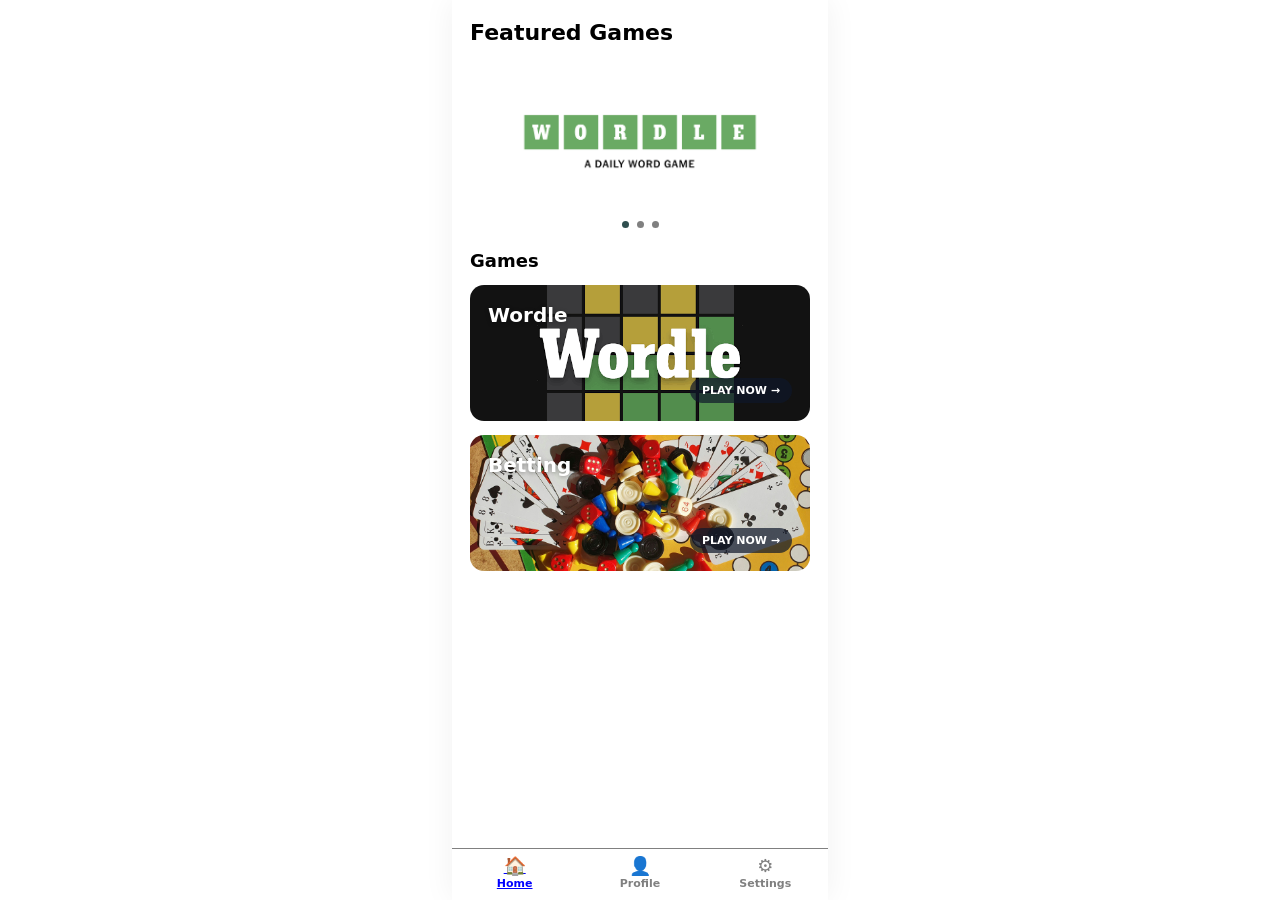
<file: index.html>
<!doctype html>
<html lang="en">
  <head>
    <meta charset="UTF-8" />
    <meta name="viewport" content="width=device-width, initial-scale=1.0" />
    <title>Home</title>
    <link rel="stylesheet" href="style.css" />
  </head>
  <body>
    <div class="main-container">
      <main class="screen-content">
        <!-- static ver of feat. games carousel-->
        <section class="featured-section" aria-label="Featured Games">
          <h1 class="page-heading">Featured Games</h1>
          <a href="wordlehome.html" class="featured-banner-link">
            <img
              src="./assets/wordle-banner.png"
              alt="Wordle banner img"
              class="featured-banner-img"
            />
          </a>
          <div class="carousel-dots">
            <span class="dot active"></span>
            <span class="dot"></span>
            <span class="dot"></span>
          </div>
        </section>

        <!-- games list card view only -->
        <section class="games-section" aria-label="Games">
          <div class="games-header">
            <h2 class="section-heading">Games</h2>
          </div>
          <div class="games-list">
            <a href="wordlehome.html" class="game-card wordle-card">
              <span class="card-title">Wordle</span>
              <span class="play-pill">PLAY NOW →</span>
            </a>
            <a href="betting.html" class="game-card betting-card">
              <span class="card-title">Betting</span>
              <span class="play-pill">PLAY NOW →</span>
            </a>
          </div>
        </section>
      </main>
      <!-- navbar for home, prof, and settings pages -->
      <nav class="bottom-tabs" aria-label="Bottom navigation">
        <a href="index.html" class="tab-item is-active">
          <span class="tab-icon">🏠</span>
          <span class="tab-label">Home</span>
        </a>
        <div class="tab-item is-disabled">
          <span class="tab-icon">👤</span>
          <span class="tab-label">Profile</span>
        </div>
        <div class="tab-item is-disabled">
          <span class="tab-icon">⚙️</span>
          <span class="tab-label">Settings</span>
        </div>
      </nav>
    </div>
  </body>
</html>
</file>
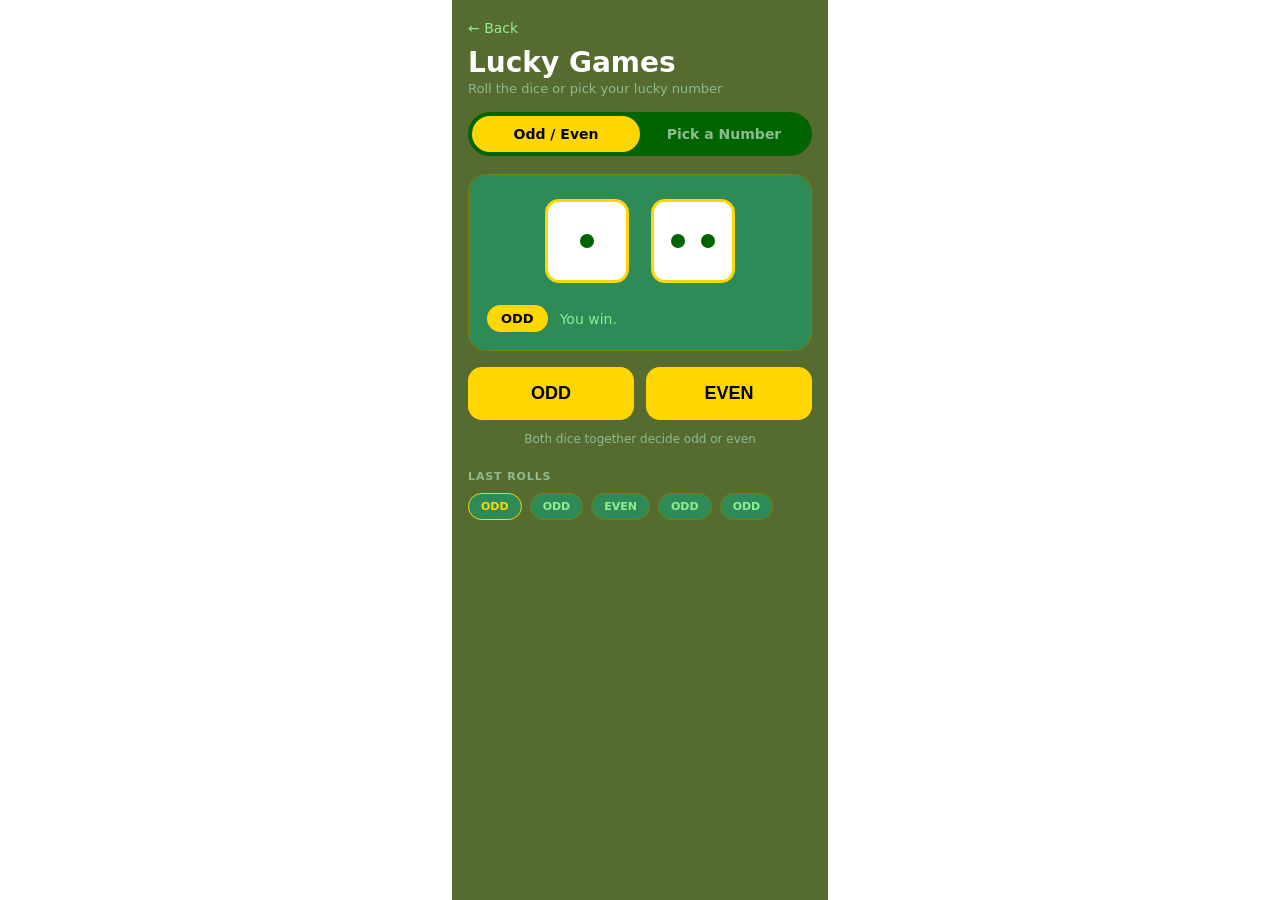
<file: betting.html>
<!--//jaeryn: I worked on betting but marc edited it into the new repo (we had an old github repo which I commited in)-->

<!doctype html>
<html lang="en">
  <head>
    <meta charset="UTF-8" />
    <meta name="viewport" content="width=device-width, initial-scale=1.0" />
    <title>Lucky Games</title>
    <link rel="stylesheet" href="betting.css" />
  </head>
  <body>
    <div class="main-container">
      <header class="top-bar">
        <a href="index.html" class="back-btn">← Back</a>
        <div class="title-row">
          <div>
            <h1>Lucky Games</h1>
            <p class="subtitle">Roll the dice or pick your lucky number</p>
          </div>
        </div>
      </header>

      <div class="mode-wrapper">
        <input
          type="radio"
          name="slider"
          id="mode-odd-even"
          class="mode-radio"
          checked
        />
        <input
          type="radio"
          name="slider"
          id="mode-pick-number"
          class="mode-radio"
        />

        <div class="mode-switch">
          <label for="mode-odd-even" class="mode-tab tab-odd-even"
            >Odd / Even</label
          >
          <label for="mode-pick-number" class="mode-tab tab-pick-number"
            >Pick a Number</label
          >
        </div>

        <div class="odd-even-view">
          <section class="dice-panel">
            <div class="dice-row">
              <div class="die die-one" aria-label="Die showing 1">
                <span class="pip"></span>
              </div>
              <div class="die die-two" aria-label="Die showing 2">
                <span class="pip"></span>
                <span class="pip"></span>
              </div>
            </div>

            <div class="result-row">
              <span class="result-badge">ODD</span>
              <span class="result-text">You win.</span>
            </div>
          </section>

          <div class="choice-buttons">
            <button type="button" class="choice-btn">ODD</button>
            <button type="button" class="choice-btn">EVEN</button>
          </div>

          <p class="helper-note">Both dice together decide odd or even</p>

          <section class="history-section">
            <div class="history-label">LAST ROLLS</div>
            <div class="history-pills">
              <span class="roll-pill is-latest">ODD</span>
              <span class="roll-pill">ODD</span>
              <span class="roll-pill">EVEN</span>
              <span class="roll-pill">ODD</span>
              <span class="roll-pill">ODD</span>
            </div>
          </section>
        </div>

        <div class="pick-number-view">
          <section class="number-panel">
            <div class="number-heading">CHOOSE YOUR NUMBER</div>

            <div class="number-grid">
              <button type="button" class="num-circle">1</button>
              <button type="button" class="num-circle">2</button>
              <button type="button" class="num-circle">3</button>
              <button type="button" class="num-circle">4</button>
              <button type="button" class="num-circle">5</button>
              <button type="button" class="num-circle">6</button>
              <button type="button" class="num-circle">7</button>
              <button type="button" class="num-circle">8</button>
              <button type="button" class="num-circle">9</button>
              <button type="button" class="num-circle">10</button>
            </div>

            <p class="number-caption">Pick a number from 1 to 10.</p>
          </section>
        </div>
      </div>
    </div>
  </body>
</html>
</file>
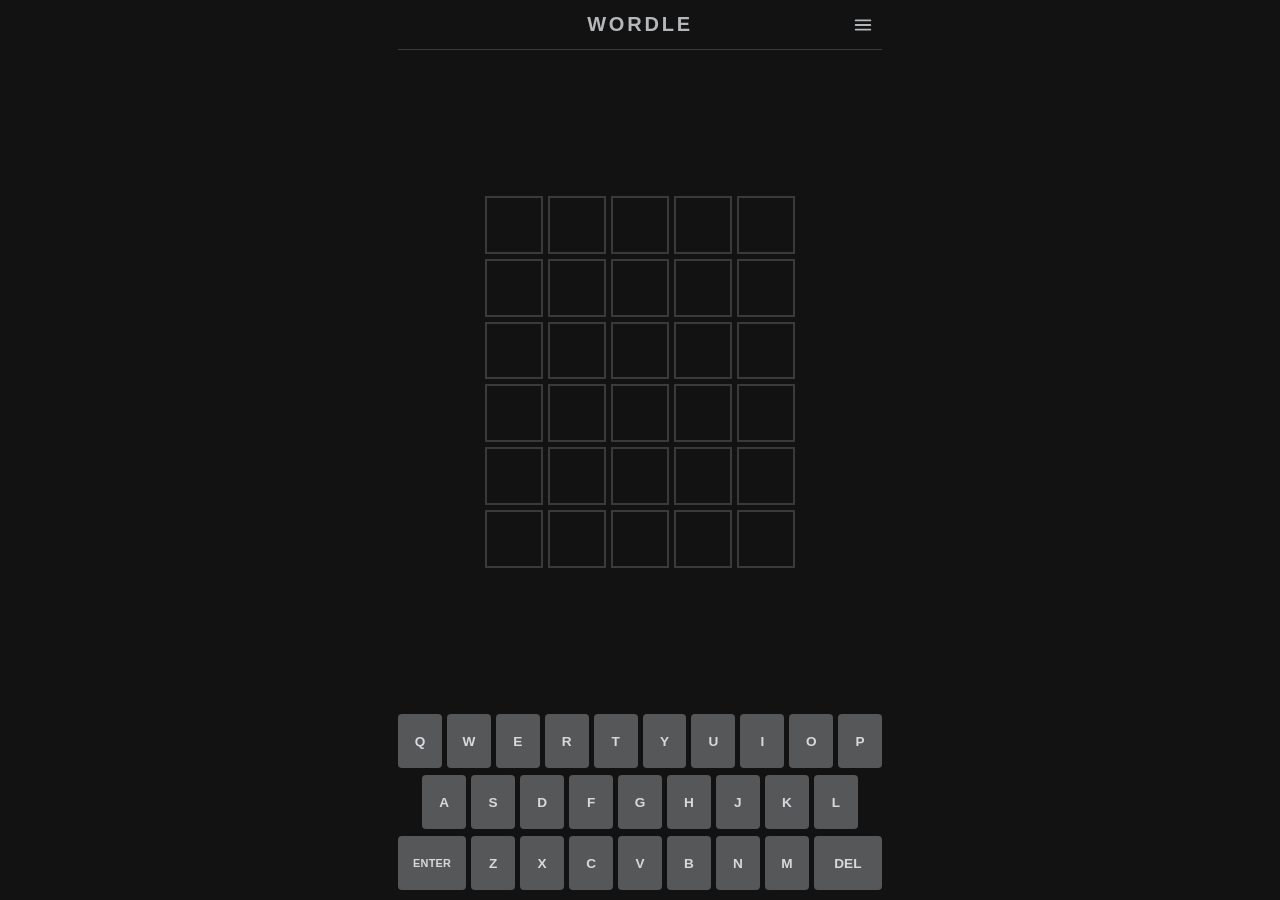
<file: wordle.html>
<!doctype html>
<html lang="en">
  <head>
    <meta charset="UTF-8" />
    <meta name="viewport" content="width=device-width, initial-scale=1.0" />
    <title>Wordle</title>
    <link rel="stylesheet" href="wordle.css" />
  </head>
  <body>
    <div class="game-container">
      <!-- Top Header -->
      <header class="header">
        <div class="header-spacer"></div>

        <h1 class="title">WORDLE</h1>

        <div class="header-right">
          <details class="menu">
            <summary class="icon-btn" aria-label="Settings">
              <svg viewBox="0 0 24 24" width="22" height="22" fill="none" stroke="currentColor" stroke-width="2" stroke-linecap="round">
                <line x1="4" y1="7" x2="20" y2="7"/>
                <line x1="4" y1="12" x2="20" y2="12"/>
                <line x1="4" y1="17" x2="20" y2="17"/>
              </svg>
            </summary>
          <div class="menu-box">
              <a class="menu-option" href="wordle.html">Resume</a>
              <a class="menu-option" href="wordlehome.html">Quit</a>
            </div>
          </details>
        </div>
      </header>

      

      <!-- 6x5 Word Grid -->
      <main class="board-wrapper">
        <div class="board" aria-label="Game Board">
          <div class="row">
            <div class="tile"></div><div class="tile"></div><div class="tile"></div><div class="tile"></div><div class="tile"></div>
          </div>
          <div class="row">
            <div class="tile"></div><div class="tile"></div><div class="tile"></div><div class="tile"></div><div class="tile"></div>
          </div>
          <div class="row">
            <div class="tile"></div><div class="tile"></div><div class="tile"></div><div class="tile"></div><div class="tile"></div>
          </div>
          <div class="row">
            <div class="tile"></div><div class="tile"></div><div class="tile"></div><div class="tile"></div><div class="tile"></div>
          </div>
          <div class="row">
            <div class="tile"></div><div class="tile"></div><div class="tile"></div><div class="tile"></div><div class="tile"></div>
          </div>
          <div class="row">
            <div class="tile"></div><div class="tile"></div><div class="tile"></div><div class="tile"></div><div class="tile"></div>
          </div>
        </div>
      </main>

      <!-- On-Screen Keyboard -->
      <section class="keyboard" aria-label="Keyboard">
        <div class="kb-row">
          <button class="key">Q</button>
          <button class="key">W</button>
          <button class="key">E</button>
          <button class="key">R</button>
          <button class="key">T</button>
          <button class="key">Y</button>
          <button class="key">U</button>
          <button class="key">I</button>
          <button class="key">O</button>
          <button class="key">P</button>
        </div>

        <div class="kb-row kb-row-mid">
          <button class="key">A</button>
          <button class="key">S</button>
          <button class="key">D</button>
          <button class="key">F</button>
          <button class="key">G</button>
          <button class="key">H</button>
          <button class="key">J</button>
          <button class="key">K</button>
          <button class="key">L</button>
        </div>

        <div class="kb-row">
          <button class="key key-wide key-enter">ENTER</button>
          <button class="key">Z</button>
          <button class="key">X</button>
          <button class="key">C</button>
          <button class="key">V</button>
          <button class="key">B</button>
          <button class="key">N</button>
          <button class="key">M</button>
          <button class="key key-wide" aria-label="Backspace">DEL</button>
        </div>
      </section>
    </div>
  </body>
</html>
</file>
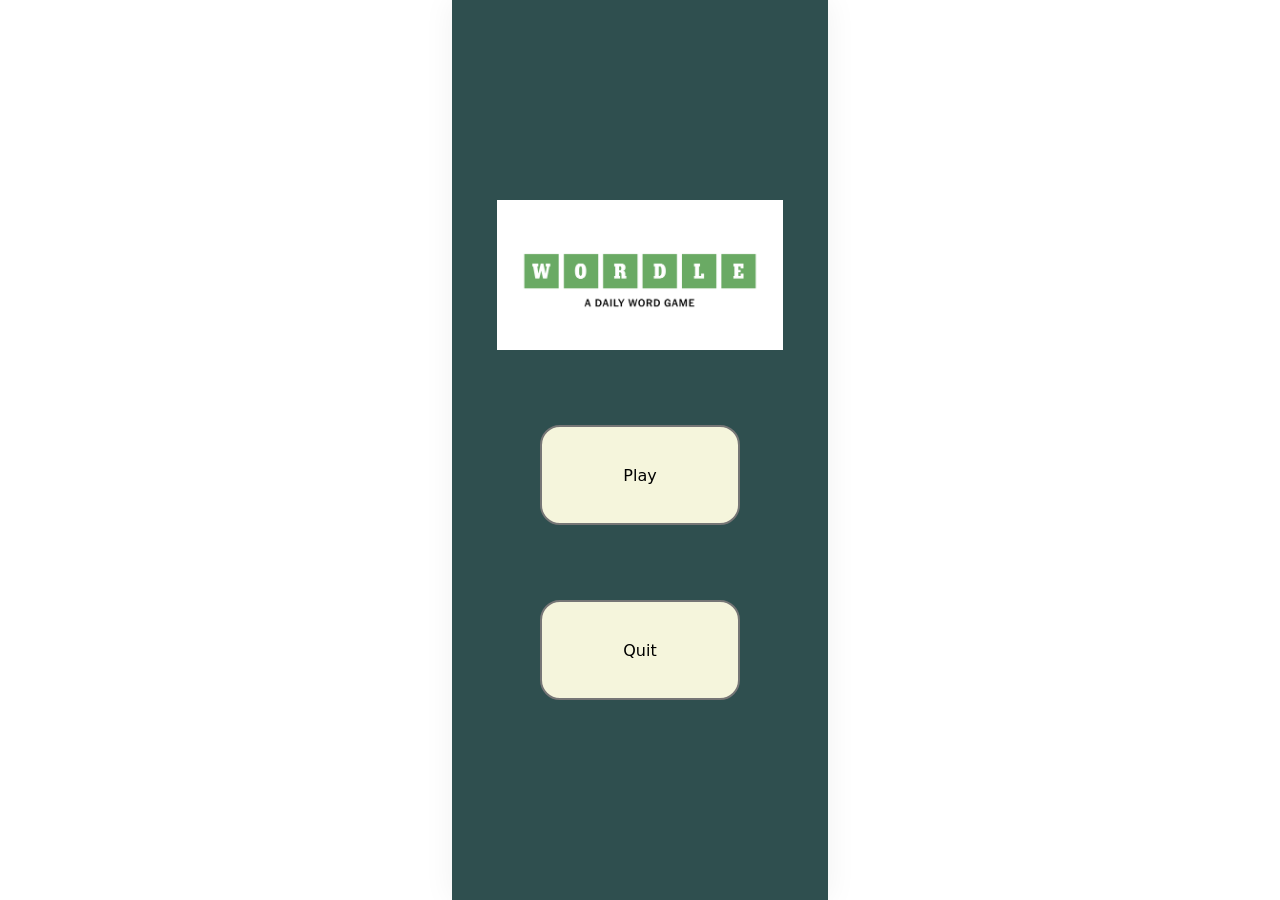
<file: wordlehome.html>
<!doctype html>
<html lang="en">
  <head>
    <meta charset="UTF-8" />
    <meta name="viewport" content="width=device-width, initial-scale=1.0" />
    <title>Wordle</title>
    <link rel="stylesheet" href="style.css" />
    <link rel="stylesheet" href="wordlehome.css" />
  </head>
  <body>
    <div class="main-container wordle-home">
      <section class="flex-body">
        <img
          src="./assets/wordle-banner.png"
          alt="Wordle banner img"
          class="featured-banner-img"
        />
        <a href="./wordle.html" class="menu-btn">Play</a>
        <a href="./index.html" class="menu-btn">Quit</a>
      </section>
    </div>
  </body>
</html>
</file>
<file: style.css>
* {
  padding: 0;
  box-sizing: border-box;
  margin: 0;
}

body {
  font-family:
    system-ui,
    -apple-system,
    BlinkMacSystemFont,
    "Segoe UI",
    Roboto,
    Oxygen,
    Ubuntu,
    Cantarell,
    "Open Sans",
    "Helvetica Neue",
    sans-serif;
  justify-content: center;
  min-height: 100vh;
  background-color: #fff;
  display: flex;
  color: #000;
}

.main-container {
  max-width: 376px;
  min-height: 100vh;
  box-shadow: 0 0 30px rgba(15, 23, 42, 0.06);
  display: flex;
  flex-direction: column;
  width: 100%;
  justify-content: space-between;
  background-color: #fff;
}

.screen-content {
  padding: 20px 18px 24px;
}

/* feat game carousel */
.page-heading {
  font-weight: 800;
  font-size: 22px;
  margin-bottom: 16px;
}

.featured-banner-link {
  width: 100%;
  overflow: hidden;
  display: block;
}

.featured-banner-img {
  max-height: 150px;
  object-fit: contain;
  display: block;
  width: 100%;
  height: auto;
}

.carousel-dots {
  gap: 8px;
  margin-top: 10px;
  display: flex;
  justify-content: center;
  margin-bottom: 22px;
}

.dot {
  border-radius: 999px;
  background-color: gray;
  width: 7px;
  height: 7px;
}

.dot.active {
  background-color: darkslategrey;
}

/* Gamessection */
.games-header {
  align-items: center;
  margin-bottom: 14px;
  display: flex;
  justify-content: space-between;
}

.section-heading {
  font-size: 18px;
  font-weight: 800;
}

.games-list {
  gap: 14px;
  display: flex;
  flex-direction: column;
}

.game-card {
  border-radius: 14px;
  padding: 18px;
  color: #fff;
  overflow: hidden;
  position: relative;
  height: 136px;
  text-decoration: none;
  display: flex;
  flex-direction: column;
  justify-content: space-between;
}

.wordle-card {
  background-position: center;
  background-image: url("assets/wordle-card.png");
  background-size: cover;
}

.betting-card {
  background-size: cover;
  background-position: center;
  background-image: url("assets/betting-banner.jpg");
}

.card-title {
  font-weight: 800;
  font-size: 20px;
  text-shadow: 0 1px 4px rgba(0, 0, 0, 0.35);
}

.play-pill {
  font-weight: 700;
  font-size: 11px;
  padding: 6px 12px;
  border-radius: 999px;
  align-self: flex-end;
  background-color: rgba(15, 23, 42, 0.7);
  color: #fff;
}

/* navbar */
.bottom-tabs {
  border-top: 1px solid gray;
  background-color: #fff;
  padding: 8px 0 10px;
  display: flex;
}

.tab-item {
  font-size: 11px;
  font-weight: 600;
  flex: 1;
  display: flex;
  flex-direction: column;
  align-items: center;
  gap: 2px;
  color: gray;
}

.tab-item.is-active {
  color: blue;
}

.tab-icon {
  line-height: 1;
  font-size: 18px;
}
</file>
<file: betting.css>
* {
  padding: 0;
  margin: 0;
  box-sizing: border-box;
}

body {
  font-family:
    system-ui,
    -apple-system,
    BlinkMacSystemFont,
    "Segoe UI",
    Roboto,
    Oxygen,
    Ubuntu,
    Cantarell,
    "Open Sans",
    "Helvetica Neue",
    sans-serif;
  color: white;
  background-color: white;
  min-height: 100vh;
  justify-content: center;
  display: flex;
}

.main-container {
  max-width: 376px;
  width: 100%;
  padding: 18px 16px 28px;
  background-color: darkolivegreen;
  min-height: 100vh;
}

.back-btn {
  color: lightgreen;
  display: inline-block;
  margin-bottom: 10px;
  font-size: 14px;
  text-decoration: none;
}

.title-row {
  align-items: center;
  display: flex;
  margin-bottom: 16px;
  justify-content: space-between;
}

h1 {
  font-weight: 800;
  font-size: 28px;
}

.subtitle {
  margin-top: 2px;
  font-size: 13px;
  color: darkseagreen;
}

.mode-radio {
  display: none;
}

.mode-switch {
  border-radius: 999px;
  display: flex;
  margin-bottom: 18px;
  background-color: darkgreen;
  padding: 4px;
}

.mode-tab {
  border-radius: 999px;
  color: darkseagreen;
  flex: 1;
  cursor: pointer;
  padding: 10px 12px;
  font-size: 14px;
  font-weight: 700;
  text-align: center;
}

.pick-number-view {
  display: none;
}

#mode-odd-even:checked ~ .mode-switch .tab-odd-even,
#mode-pick-number:checked ~ .mode-switch .tab-pick-number {
  color: black;
  background-color: gold;
}
/*if pick-number section is clicked, hide components tagged for odd-even game*/
#mode-pick-number:checked ~ .odd-even-view {
  display: none;
}

#mode-pick-number:checked ~ .pick-number-view {
  display: block;
}

.dice-panel {
  border-radius: 18px;
  border: 1px solid olive;
  margin-bottom: 16px;
  background-color: seagreen;
  padding: 24px 18px 18px;
}

.dice-row {
  margin-bottom: 22px;
  display: flex;
  gap: 22px;
  justify-content: center;
}

.die {
  border-radius: 14px;
  height: 84px;
  background-color: white;
  width: 84px;
  padding: 10px;
  border: 3px solid gold;
}

.die-one {
  display: flex;
  justify-content: center;
  align-items: center;
}

.die-two {
  display: flex;
  align-items: center;
  gap: 16px;
  justify-content: center;
}

.pip {
  border-radius: 50%;
  height: 14px;
  background-color: darkgreen;
  width: 14px;
}

.result-row {
  gap: 12px;
  display: flex;
  align-items: center;
}

.result-badge {
  border-radius: 999px;
  color: black;
  font-size: 13px;
  background-color: gold;
  font-weight: 800;
  padding: 6px 14px;
}

.result-text {
  font-size: 14px;
  color: lightgreen;
}

.choice-buttons {
  margin-bottom: 12px;
  display: flex;
  gap: 12px;
}

.choice-btn {
  border: none;
  font-size: 18px;
  color: black;
  flex: 1;
  border-radius: 14px;
  background-color: gold;
  padding: 16px;
  font-weight: 800;
}

.helper-note {
  margin-bottom: 24px;
  font-size: 12px;
  color: darkseagreen;
  text-align: center;
}

.history-label {
  letter-spacing: 0.08em;
  margin-bottom: 10px;
  font-weight: 700;
  color: darkseagreen;
  font-size: 11px;
}

.history-pills {
  flex-wrap: wrap;
  display: flex;
  gap: 8px;
}

.roll-pill {
  border-radius: 999px;
  font-size: 11px;
  border: 1px solid olive;
  color: lightgreen;
  background-color: seagreen;
  font-weight: 700;
  padding: 6px 12px;
}

.roll-pill.is-latest {
  color: gold;
  border-color: gold;
}

/* pick a number section */
.number-panel {
  border: 1px solid olive;
  text-align: center;
  border-radius: 18px;
  background-color: seagreen;
  padding: 24px 14px 22px;
}

.number-heading {
  letter-spacing: 0.12em;
  margin-bottom: 20px;
  font-weight: 700;
  color: darkseagreen;
  font-size: 12px;
}

.number-grid {
  justify-items: center;
  grid-template-columns: repeat(5, 1fr);
  margin-bottom: 22px;
  display: grid;
  gap: 10px;
}

.num-circle {
  align-items: center;
  border-radius: 50%;
  color: gold;
  height: 52px;
  cursor: pointer;
  background-color: transparent;
  width: 52px;
  font-size: 18px;
  justify-content: center;
  display: flex;
  border: 2px solid gold;
  font-weight: 700;
}

.num-circle:hover,
.num-circle:focus-visible {
  outline: none;
  color: black;
  background-color: gold;
}

.number-caption {
  font-size: 14px;
  color: darkseagreen;
}
</file>
<file: wordle.css>
* {
  box-sizing: border-box;
  margin: 0;
  padding: 0;
  user-select: none;
  -webkit-tap-highlight-color: transparent;
}

html,
body {
  height: 100%;
  background-color: #121213;
  color: #d7dadc;
  font-family: 'Clear Sans', 'Helvetica Neue', Arial, sans-serif;
}

.game-container {
  display: flex;
  flex-direction: column;
  justify-content: space-between;
  height: 100dvh;
  max-width: 500px;
  margin: 0 auto;
  padding: 0 8px 10px;
}

/* Header */
.header {
  display: grid;
  grid-template-columns: 1fr auto 1fr;
  align-items: center;
  height: 50px;
  padding: 0 4px;
  border-bottom: 1px solid #3a3a3c;
}

.header-left {
  justify-self: start;
}

.title {
  grid-column: 2;
  font-size: 1.25rem;
  font-weight: 700;
  letter-spacing: 0.14em;
  color: #b5b8ba;
  text-align: center;
  white-space: nowrap;
}

.header-right {
  grid-column: 3;
  justify-self: end;
  display: flex;
  align-items: center;
  gap: 8px;
}

.icon-btn {
  background: none;
  border: none;
  color: #b5b8ba;
  display: flex;
  align-items: center;
  justify-content: center;
  cursor: pointer;
  padding: 4px;
}

.icon-btn:active {
  opacity: 0.7;
}

/* Board */
.board-wrapper {
  flex: 1;
  display: flex;
  align-items: center;
  justify-content: center;
  padding: 12px 0;
}

.board {
  display: grid;
  grid-template-rows: repeat(6, 1fr);
  gap: 5px;
  width: min(74vw, 310px);
  aspect-ratio: 5 / 6;
}

.row {
  display: grid;
  grid-template-columns: repeat(5, 1fr);
  gap: 5px;
}

.tile {
  width: 100%;
  height: 100%;
  border: 2px solid #3a3a3c;
  display: flex;
  align-items: center;
  justify-content: center;
  font-size: 2rem;
  font-weight: 700;
  text-transform: uppercase;
}

/* Keyboard */
.keyboard {
  display: flex;
  flex-direction: column;
  gap: 7px;
  width: 100%;
}

.kb-row {
  display: flex;
  justify-content: center;
  gap: 5px;
  width: 100%;
}

.kb-row-mid {
  padding: 0 5%;
}

.key {
  flex: 1;
  height: 54px;
  border: none;
  border-radius: 4px;
  background-color: #565758;
  color: #d7dadc;
  font-family: inherit;
  font-size: 0.85rem;
  font-weight: 700;
  display: flex;
  align-items: center;
  justify-content: center;
  cursor: pointer;
}

.key:active {
  background-color: #6e7072;
}

.key-wide {
  flex: 1.55;
}

.key-enter {
  font-size: 0.68rem;
  letter-spacing: 0.02em;
}

.menu {
  position: relative;
}

.menu > summary {
  list-style: none;
  cursor: pointer;
}

.menu > summary::-webkit-details-marker {
  display: none;
}

.menu-box {
  position: fixed;
  inset: 50px 0 0 0;
  background-color: rgba(18, 18, 19, 0.92);
  display: flex;
  flex-direction: column;
  align-items: center;
  justify-content: center;
  gap: 12px;
  z-index: 10;
}

.menu-option {
  width: 220px;
  padding: 14px 18px;
  border: 1px solid #3a3a3c;
  border-radius: 6px;
  background-color: #272729;
  color: #d7dadc;
  font-weight: 700;
  text-align: center;
  text-decoration: none;
}
</file>
<file: wordlehome.css>
.wordle-home {
  background-color: darkslategray;
}

.flex-body {
  display: flex;
  flex-direction: column;
  justify-content: center;
  align-items: center;
  gap: 75px;
  height: 100vh;
}

.menu-btn {
  display: flex;
  justify-content: center;
  align-items: center;
  width: 200px;
  height: 100px;
  border: 2px solid #767676;
  border-radius: 20px;
  background-color: beige;
  color: #000;
  font-size: 16px;
  text-decoration: none;
}

.menu-btn:hover {
  background-color: darksalmon;
}
</file>
